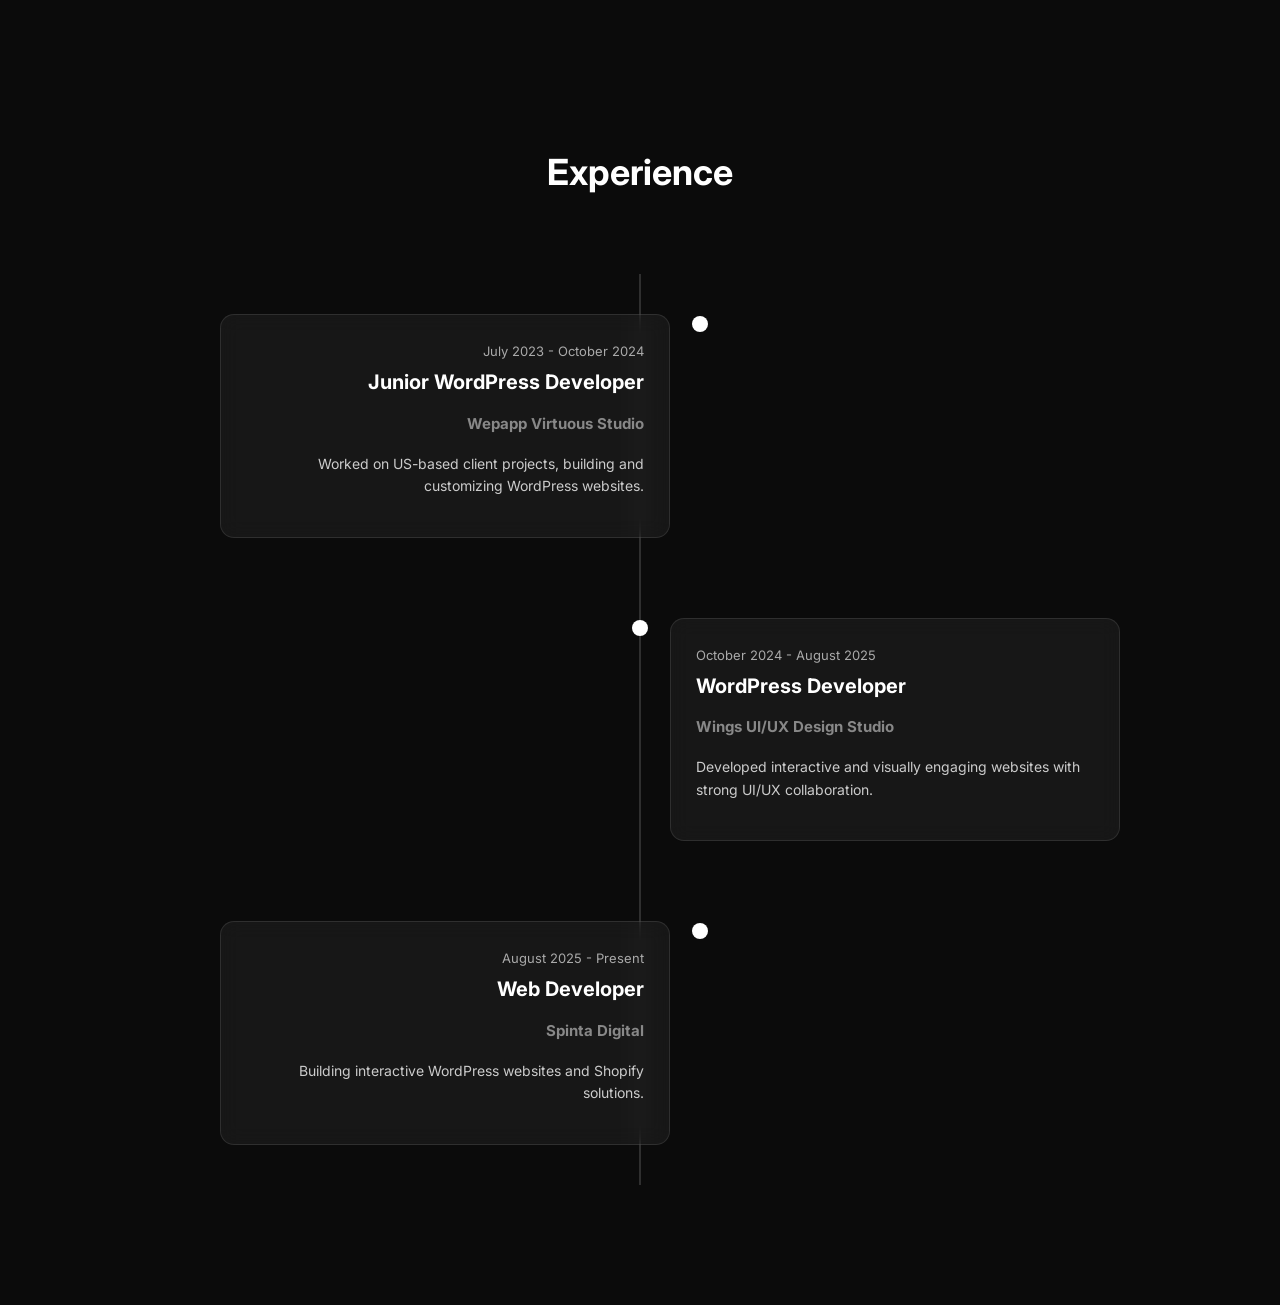
<file: practice.html>
<!DOCTYPE html>
<html lang="en">
<head>
<meta charset="UTF-8">
<meta name="viewport" content="width=device-width, initial-scale=1.0">
<title>Experience Timeline</title>

<link href="https://fonts.googleapis.com/css2?family=Inter:wght@300;400;500;600&display=swap" rel="stylesheet">

<style>

body{
  margin:0;
  background:#0b0b0b;
  font-family:'Inter',sans-serif;
  color:#fff;
}

.exp-section{
  padding:120px 20px;
}

.exp-title{
  text-align:center;
  font-size:36px;
  margin-bottom:80px;
}

/* TIMELINE */
.timeline{
  position:relative;
  max-width:900px;
  margin:auto;
}

/* CENTER LINE */
.timeline::before{
  content:"";
  position:absolute;
  left:50%;
  top:0;
  width:2px;
  height:100%;
  background:rgba(255,255,255,0.15);
  transform:translateX(-50%);
}

/* ITEM */
.exp-item{
  position:relative;
  width:50%;
  padding:40px 30px;

  opacity:0;
  transform:translateY(60px);
  transition:all 0.8s ease;
}

/* LEFT */
.exp-item:nth-child(odd){
  left:0;
  text-align:right;
}

/* RIGHT */
.exp-item:nth-child(even){
  left:50%;
}

/* DOT (FIXED PERFECT CENTER) */
.exp-dot{
  position:absolute;
  top:50px;
  left:100%;
  width:16px;
  height:16px;
  background:#fff;
  border-radius:50%;
  transform:translate(-50%, -50%);
  z-index:3;
}

.exp-item:nth-child(even) .exp-dot{
  left:0;
  transform:translate(-50%, -50%);
}

/* CARD */
.exp-card{
  background:rgba(255,255,255,0.05);
  border:1px solid rgba(255,255,255,0.1);
  backdrop-filter:blur(10px);
  padding:25px;
  border-radius:14px;
  transition:0.4s;
}

/* TEXT */
.exp-card span{color:#aaa;font-size:13px;}
.exp-card h3{margin:10px 0;font-size:20px;}
.exp-card h4{color:#888;font-size:15px;}
.exp-card p{color:#ccc;font-size:14px;line-height:1.6;}

/* SHOW */
.exp-item.show{
  opacity:1;
  transform:translateY(0);
}

/* HOVER */
.exp-card:hover{
  transform:translateY(-6px);
  box-shadow:0 10px 30px rgba(255,255,255,0.05);
}

/* ================= MOBILE FIX ================= */
@media(max-width:768px){

  .timeline::before{
    left:20px;
  }

  .exp-item{
    width:100%;
    left:0 !important;
    padding-left:60px;
    text-align:left !important;
  }

  .exp-dot{
    left:20px !important;
    transform:translate(-50%, -50%);
  }

}

</style>
</head>
<body>

<section class="exp-section">

  <h2 class="exp-title">Experience</h2>

  <div class="timeline">

    <div class="exp-item">
      <div class="exp-dot"></div>
      <div class="exp-card">
        <span>July 2023 - October 2024</span>
        <h3>Junior WordPress Developer</h3>
        <h4>Wepapp Virtuous Studio</h4>
        <p>Worked on US-based client projects, building and customizing WordPress websites.</p>
      </div>
    </div>

    <div class="exp-item">
      <div class="exp-dot"></div>
      <div class="exp-card">
        <span>October 2024 - August 2025</span>
        <h3>WordPress Developer</h3>
        <h4>Wings UI/UX Design Studio</h4>
        <p>Developed interactive and visually engaging websites with strong UI/UX collaboration.</p>
      </div>
    </div>

    <div class="exp-item">
      <div class="exp-dot"></div>
      <div class="exp-card">
        <span>August 2025 - Present</span>
        <h3>Web Developer</h3>
        <h4>Spinta Digital</h4>
        <p>Building interactive WordPress websites and Shopify solutions.</p>
      </div>
    </div>

  </div>

</section>

<script>

// entrance animation
const items = document.querySelectorAll(".exp-item");

const observer = new IntersectionObserver((entries)=>{
  entries.forEach(entry=>{
    if(entry.isIntersecting){
      entry.target.classList.add("show");
    }
  });
},{threshold:0.2});

items.forEach(item=>observer.observe(item));

</script>

</body>
</html>
</file>
